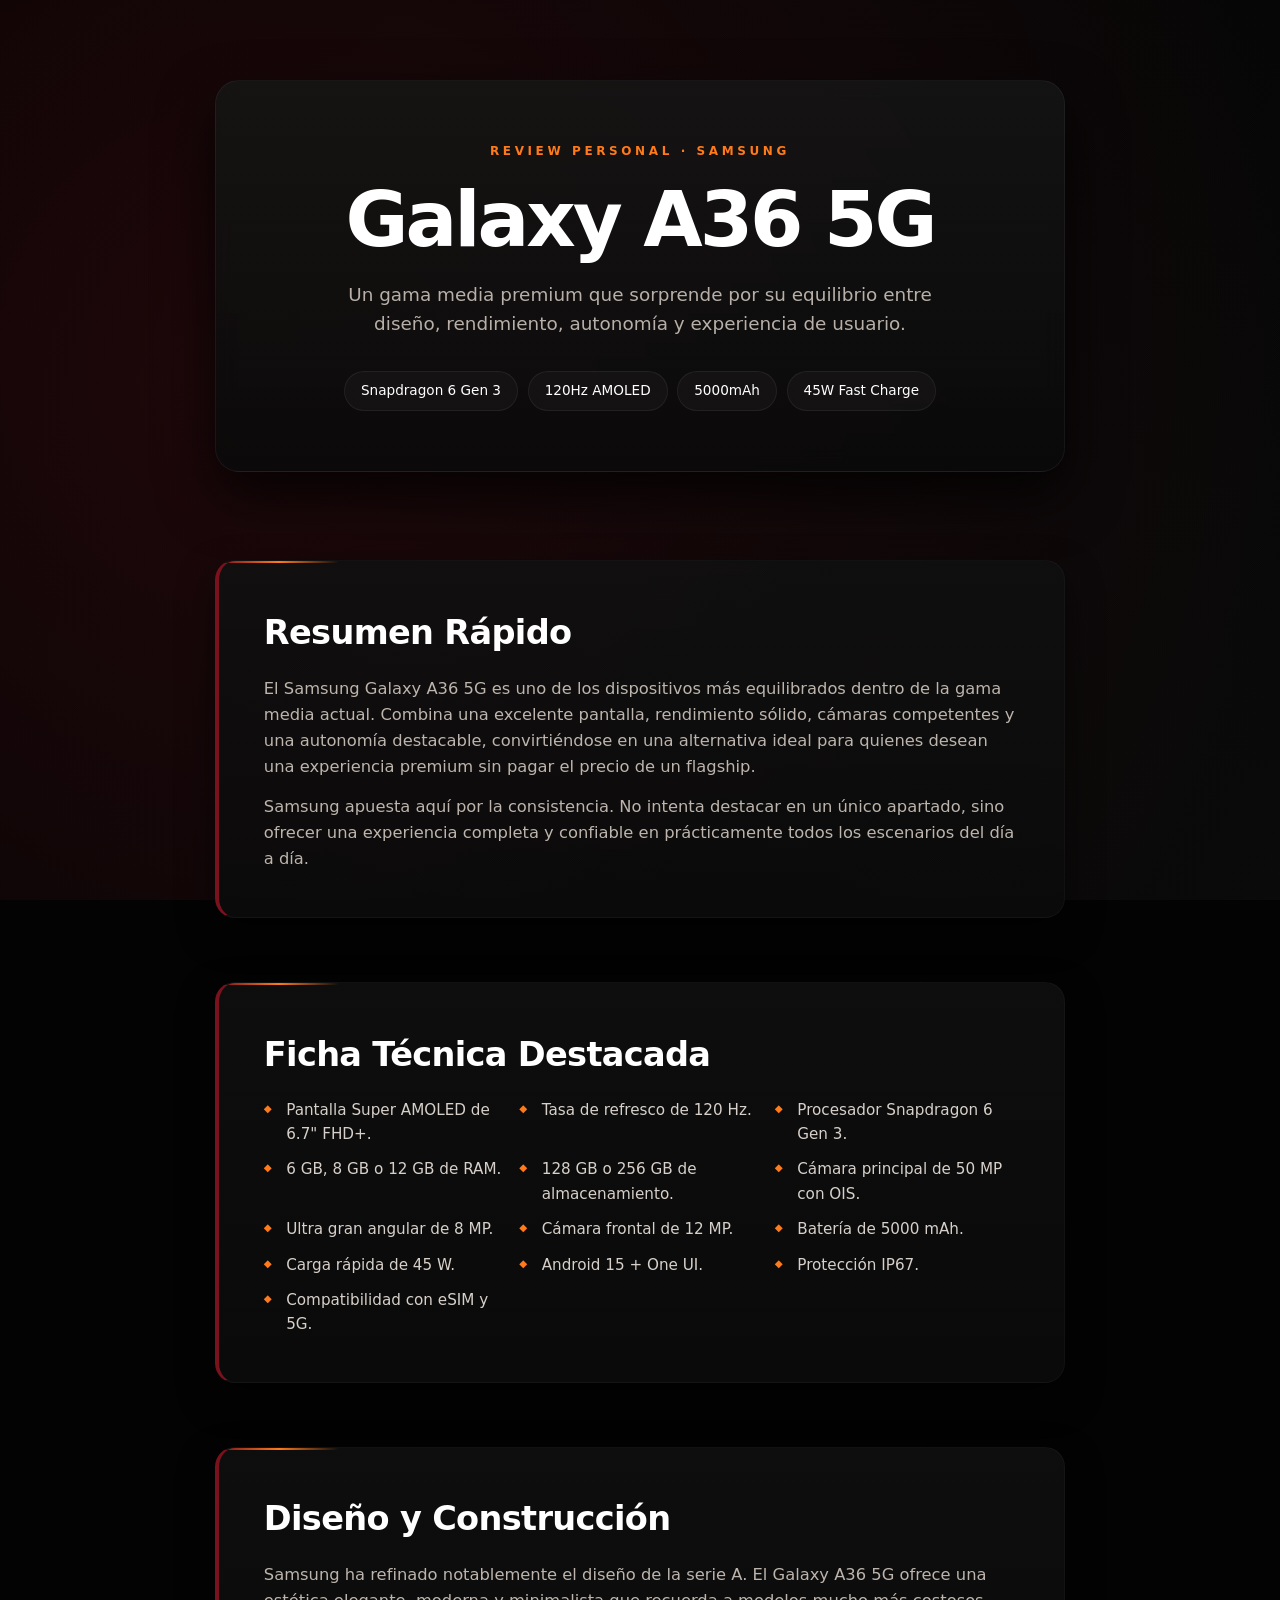
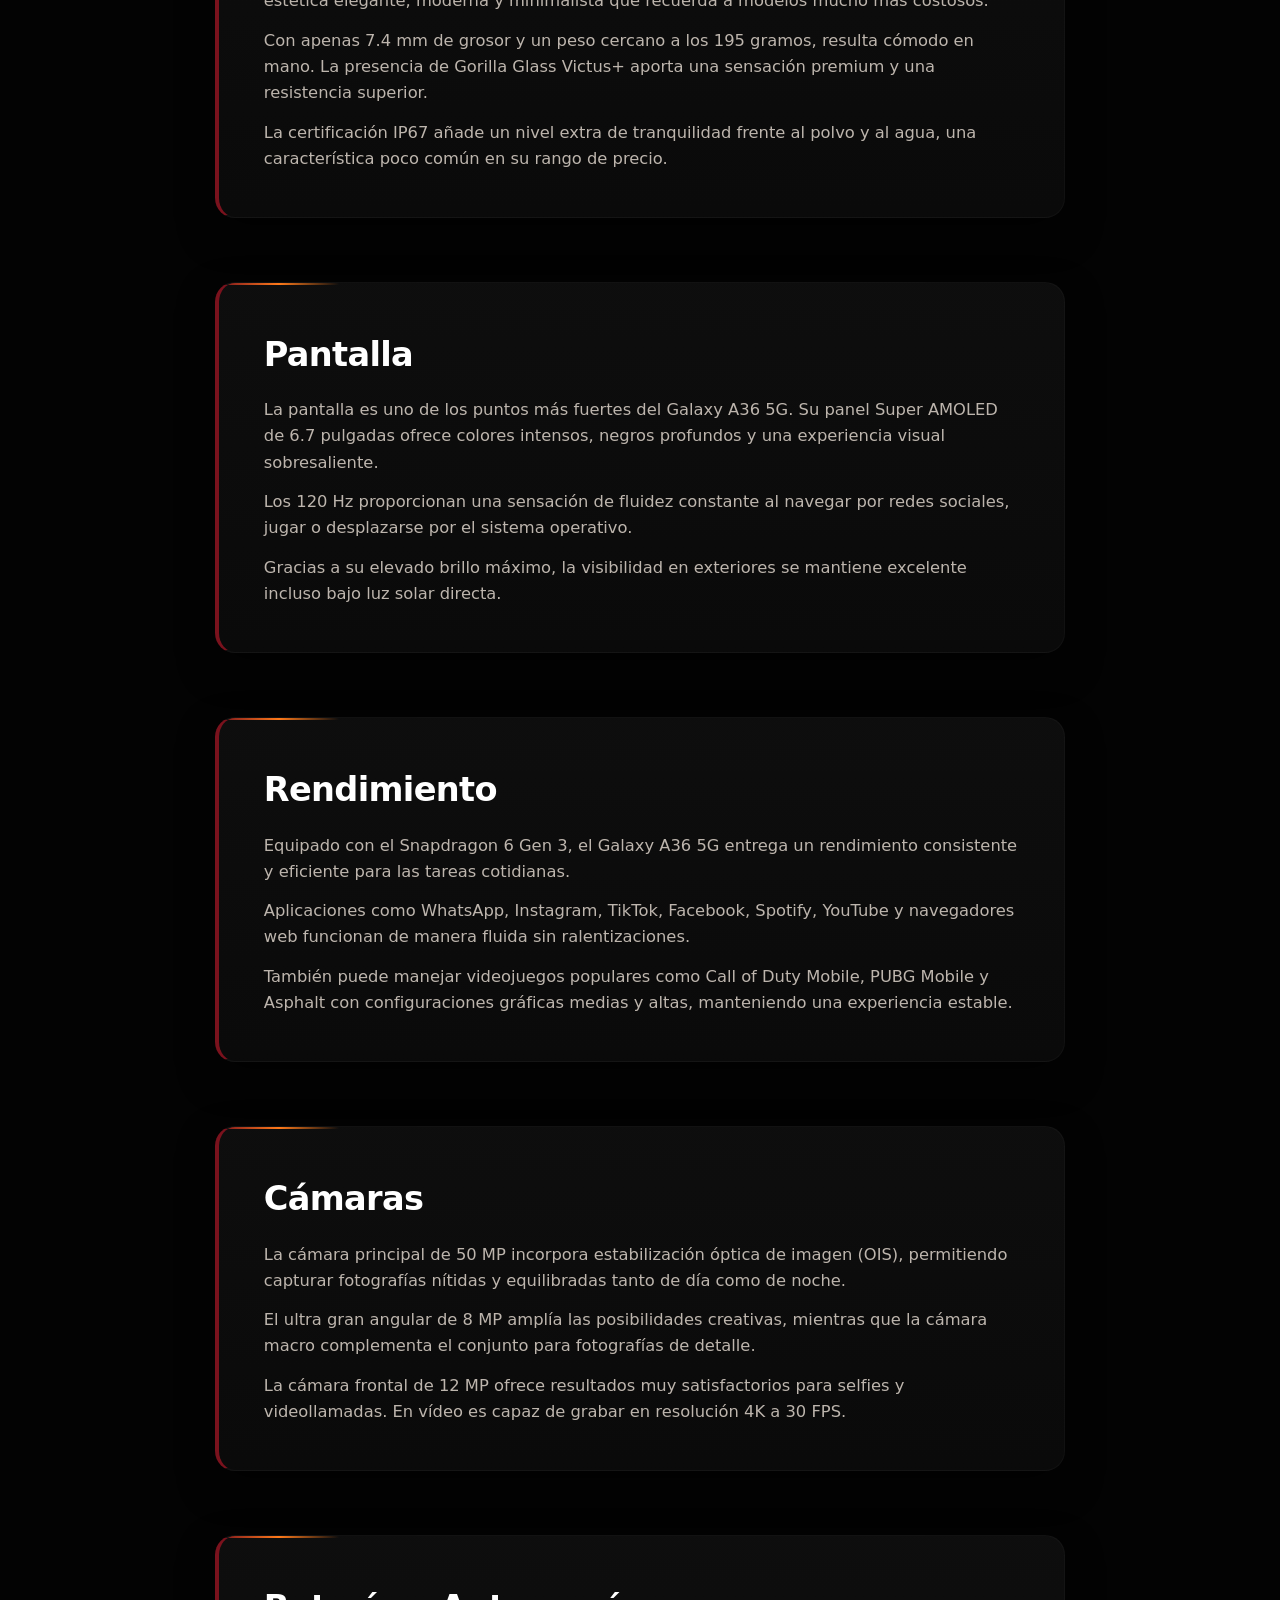
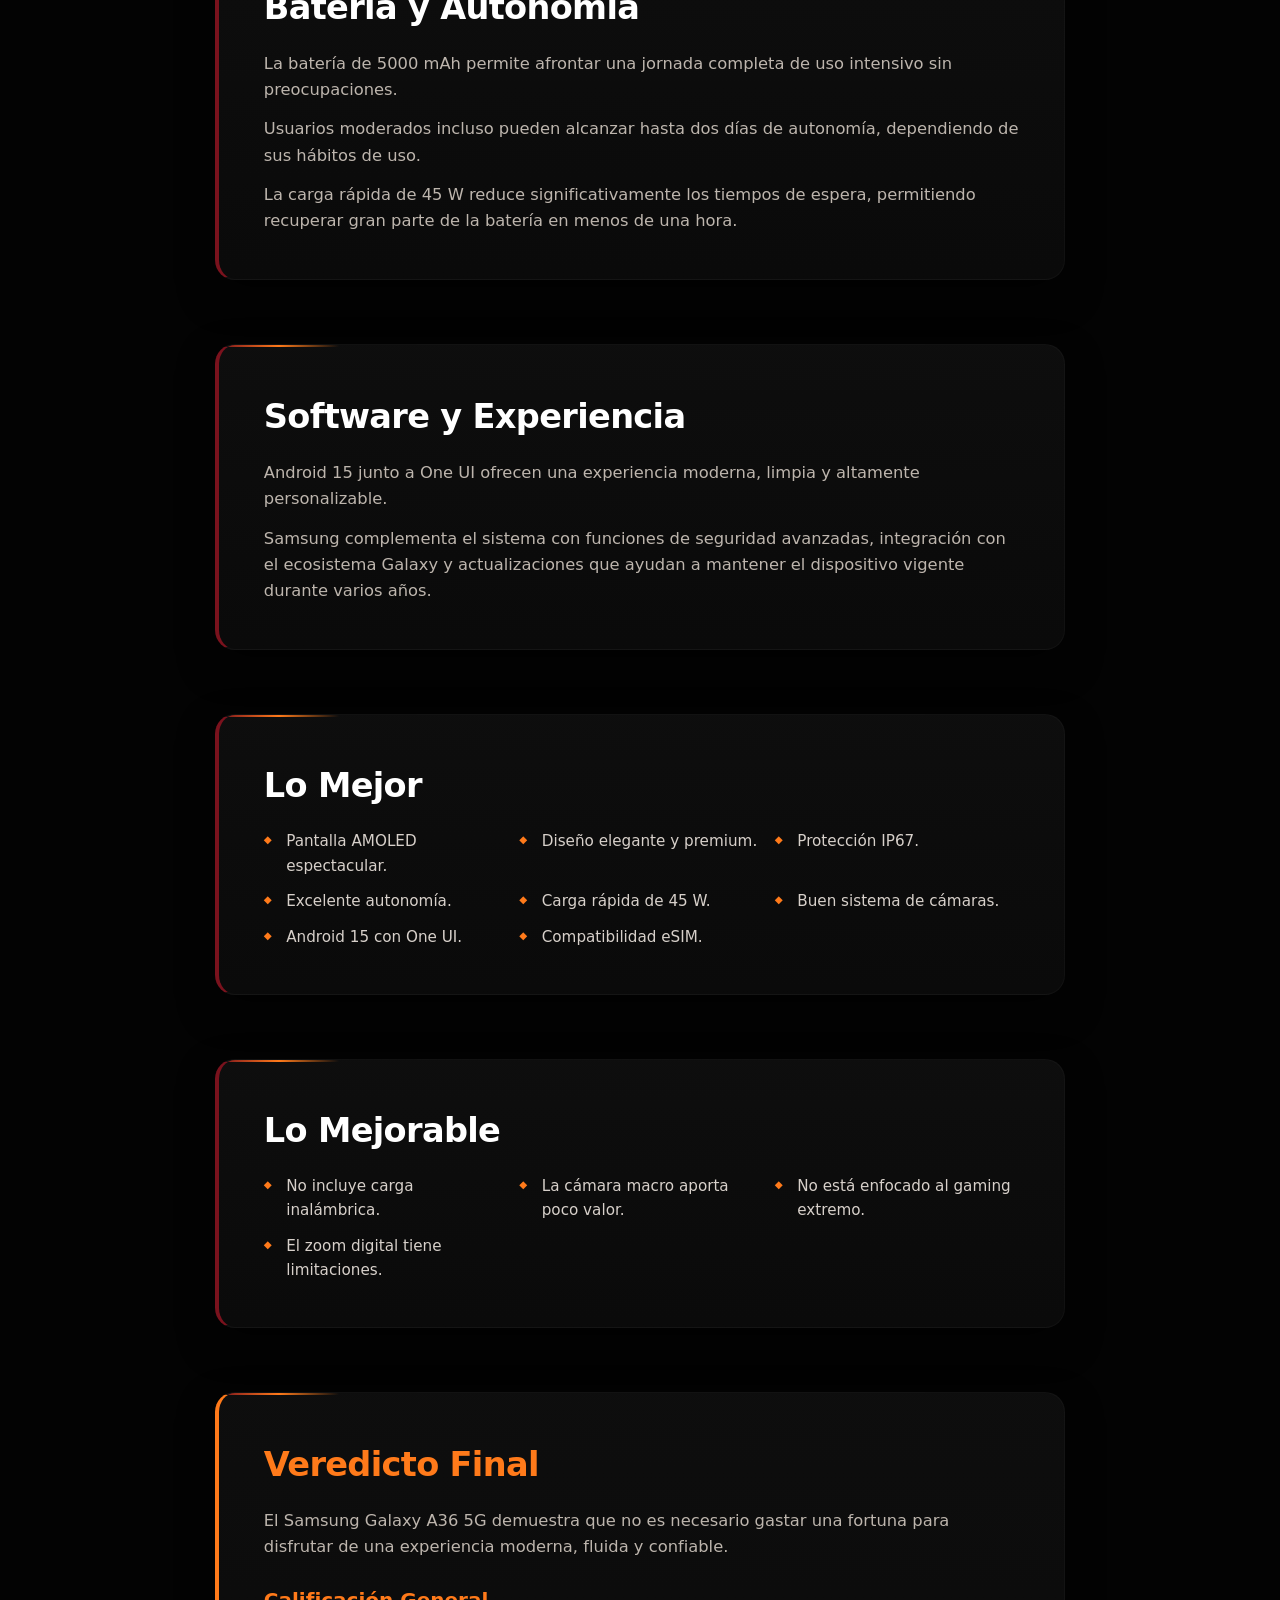
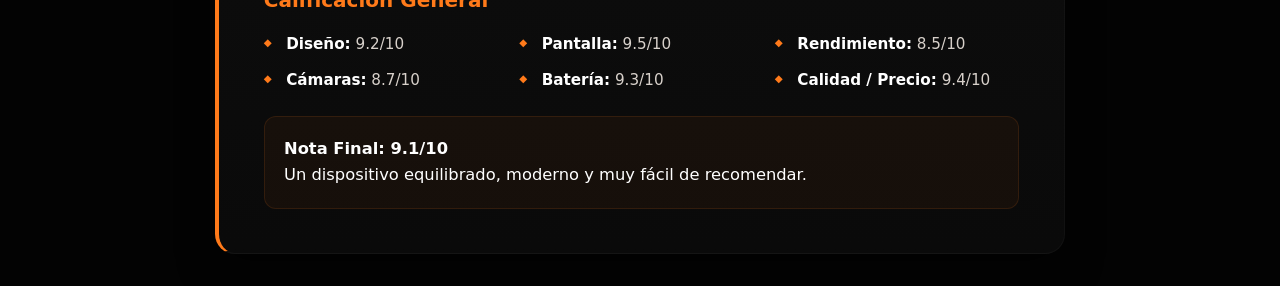
<file: index.html>
<!DOCTYPE html>
<html lang="es">
<head>
  <meta charset="UTF-8">
  <meta name="viewport" content="width=device-width, initial-scale=1.0">
  <title>Galaxy A36 5G - Review Personal</title>
  <link rel="stylesheet" href="style.css">
</head>
<body>

  <div class="fluid-ambient-bg"></div>

  <div class="page">
    
    <section class="panel hero">
      <div class="hero-content reveal">
        <p class="eyebrow">REVIEW PERSONAL · SAMSUNG</p>
        <h1>Galaxy A36 5G</h1>
        <p class="subtitle">
          Un gama media premium que sorprende por su equilibrio entre diseño,
          rendimiento, autonomía y experiencia de usuario.
        </p>
        <div class="hero-tags">
          <span>Snapdragon 6 Gen 3</span>
          <span>120Hz AMOLED</span>
          <span>5000mAh</span>
          <span>45W Fast Charge</span>
        </div>
      </div>
    </section>

    <section class="panel">
      <div class="section-box reveal">
        <h2>Resumen Rápido</h2>
        <p>
          El Samsung Galaxy A36 5G es uno de los dispositivos más equilibrados
          dentro de la gama media actual. Combina una excelente pantalla,
          rendimiento sólido, cámaras competentes y una autonomía destacable,
          convirtiéndose en una alternativa ideal para quienes desean una
          experiencia premium sin pagar el precio de un flagship.
        </p>
        <p>
          Samsung apuesta aquí por la consistencia. No intenta destacar en un
          único apartado, sino ofrecer una experiencia completa y confiable en
          prácticamente todos los escenarios del día a día.
        </p>
      </div>
    </section>

    <section class="panel">
      <div class="section-box reveal">
        <h2>Ficha Técnica Destacada</h2>
        <ul>
          <li>Pantalla Super AMOLED de 6.7" FHD+.</li>
          <li>Tasa de refresco de 120 Hz.</li>
          <li>Procesador Snapdragon 6 Gen 3.</li>
          <li>6 GB, 8 GB o 12 GB de RAM.</li>
          <li>128 GB o 256 GB de almacenamiento.</li>
          <li>Cámara principal de 50 MP con OIS.</li>
          <li>Ultra gran angular de 8 MP.</li>
          <li>Cámara frontal de 12 MP.</li>
          <li>Batería de 5000 mAh.</li>
          <li>Carga rápida de 45 W.</li>
          <li>Android 15 + One UI.</li>
          <li>Protección IP67.</li>
          <li>Compatibilidad con eSIM y 5G.</li>
        </ul>
      </div>
    </section>

    <section class="panel">
      <div class="section-box reveal">
        <h2>Diseño y Construcción</h2>
        <p>
          Samsung ha refinado notablemente el diseño de la serie A. El Galaxy
          A36 5G ofrece una estética elegante, moderna y minimalista que recuerda
          a modelos mucho más costosos.
        </p>
        <p>
          Con apenas 7.4 mm de grosor y un peso cercano a los 195 gramos, resulta
          cómodo en mano. La presencia de Gorilla Glass Victus+ aporta una sensación premium y una resistencia superior.
        </p>
        <p>
          La certificación IP67 añade un nivel extra de tranquilidad frente al
          polvo y al agua, una característica poco común en su rango de precio.
        </p>
      </div>
    </section>

    <section class="panel">
      <div class="section-box reveal">
        <h2>Pantalla</h2>
        <p>
          La pantalla es uno de los puntos más fuertes del Galaxy A36 5G. Su panel
          Super AMOLED de 6.7 pulgadas ofrece colores intensos, negros profundos y
          una experiencia visual sobresaliente.
        </p>
        <p>
          Los 120 Hz proporcionan una sensación de fluidez constante al navegar
          por redes sociales, jugar o desplazarse por el sistema operativo.
        </p>
        <p>
          Gracias a su elevado brillo máximo, la visibilidad en exteriores se
          mantiene excelente incluso bajo luz solar directa.
        </p>
      </div>
    </section>

    <section class="panel">
      <div class="section-box reveal">
        <h2>Rendimiento</h2>
        <p>
          Equipado con el Snapdragon 6 Gen 3, el Galaxy A36 5G entrega un
          rendimiento consistente y eficiente para las tareas cotidianas.
        </p>
        <p>
          Aplicaciones como WhatsApp, Instagram, TikTok, Facebook, Spotify,
          YouTube y navegadores web funcionan de manera fluida sin ralentizaciones.
        </p>
        <p>
          También puede manejar videojuegos populares como Call of Duty Mobile,
          PUBG Mobile y Asphalt con configuraciones gráficas medias y altas,
          manteniendo una experiencia estable.
        </p>
      </div>
    </section>

    <section class="panel">
      <div class="section-box reveal">
        <h2>Cámaras</h2>
        <p>
          La cámara principal de 50 MP incorpora estabilización óptica de imagen
          (OIS), permitiendo capturar fotografías nítidas y equilibradas tanto de
          día como de noche.
        </p>
        <p>
          El ultra gran angular de 8 MP amplía las posibilidades creativas, mientras que la cámara macro complementa el conjunto para fotografías de detalle.
        </p>
        <p>
          La cámara frontal de 12 MP ofrece resultados muy satisfactorios para
          selfies y videollamadas. En vídeo es capaz de grabar en resolución 4K a 30 FPS.
        </p>
      </div>
    </section>

    <section class="panel">
      <div class="section-box reveal">
        <h2>Batería y Autonomía</h2>
        <p>
          La batería de 5000 mAh permite afrontar una jornada completa de uso
          intensivo sin preocupaciones.
        </p>
        <p>
          Usuarios moderados incluso pueden alcanzar hasta dos días de autonomía,
          dependiendo de sus hábitos de uso.
        </p>
        <p>
          La carga rápida de 45 W reduce significativamente los tiempos de espera,
          permitiendo recuperar gran parte de la batería en menos de una hora.
        </p>
      </div>
    </section>

    <section class="panel">
      <div class="section-box reveal">
        <h2>Software y Experiencia</h2>
        <p>
          Android 15 junto a One UI ofrecen una experiencia moderna, limpia y
          altamente personalizable.
        </p>
        <p>
          Samsung complementa el sistema con funciones de seguridad avanzadas,
          integración con el ecosistema Galaxy y actualizaciones que ayudan a
          mantener el dispositivo vigente durante varios años.
        </p>
      </div>
    </section>

    <section class="panel">
      <div class="section-box reveal">
        <h2>Lo Mejor</h2>
        <ul>
          <li>Pantalla AMOLED espectacular.</li>
          <li>Diseño elegante y premium.</li>
          <li>Protección IP67.</li>
          <li>Excelente autonomía.</li>
          <li>Carga rápida de 45 W.</li>
          <li>Buen sistema de cámaras.</li>
          <li>Android 15 con One UI.</li>
          <li>Compatibilidad eSIM.</li>
        </ul>
      </div>
    </section>

    <section class="panel">
      <div class="section-box reveal">
        <h2>Lo Mejorable</h2>
        <ul>
          <li>No incluye carga inalámbrica.</li>
          <li>La cámara macro aporta poco valor.</li>
          <li>No está enfocado al gaming extremo.</li>
          <li>El zoom digital tiene limitaciones.</li>
        </ul>
      </div>
    </section>

    <section class="panel">
      <div class="section-box verdict reveal">
        <h2>Veredicto Final</h2>
        <p>
          El Samsung Galaxy A36 5G demuestra que no es necesario gastar una
          fortuna para disfrutar de una experiencia moderna, fluida y confiable.
        </p>
        
        <h3>Calificación General</h3>
        <ul class="scores-grid">
          <li><strong>Diseño:</strong> 9.2/10</li>
          <li><strong>Pantalla:</strong> 9.5/10</li>
          <li><strong>Rendimiento:</strong> 8.5/10</li>
          <li><strong>Cámaras:</strong> 8.7/10</li>
          <li><strong>Batería:</strong> 9.3/10</li>
          <li><strong>Calidad / Precio:</strong> 9.4/10</li>
        </ul>

        <p class="final-score">
          <strong>Nota Final: 9.1/10</strong><br>
          Un dispositivo equilibrado, moderno y muy fácil de recomendar.
        </p>
      </div>
    </section>

  </div>

  <script src="script.js"></script>
</body>
</html>
</file>
<file: style.css>
/* ==========================
RESET
========================== */
* {
  margin: 0;
  padding: 0;
  box-sizing: border-box;
}

html {
  scroll-behavior: smooth;
}

body {
  font-family: Inter, system-ui, -apple-system, BlinkMacSystemFont, "Segoe UI", sans-serif;
  background: #030303;
  color: #f4eee8;
  overflow-x: hidden;
  line-height: 1.6;
}

/* ==========================
NUEVO FONDO DINÁMICO ULTRA FLUIDO
========================== */
.fluid-ambient-bg {
  position: fixed;
  inset: 0;
  z-index: -2;
  background: #030303;
  /* Mix de colores: negro base, rojo sangre y naranja acento */
  background-image: 
    radial-gradient(circle at 10% 20%, rgba(122, 18, 29, 0.22) 0%, transparent 40%),
    radial-gradient(circle at 90% 80%, rgba(255, 122, 26, 0.08) 0%, transparent 45%),
    radial-gradient(circle at 50% 50%, rgba(10, 10, 10, 1) 0%, transparent 100%);
  background-size: 200% 200%;
  animation: fluidMotion 22s ease infinite;
}

/* Mueve los colores de fondo de forma orgánica y súper lenta */
@keyframes fluidMotion {
  0% { background-position: 0% 50%; }
  50% { background-position: 100% 50%; }
  100% { background-position: 0% 50%; }
}

/* Malla técnica sutil superpuesta */
body::after {
  content: "";
  position: fixed;
  inset: 0;
  background-image: 
    linear-gradient(rgba(255, 255, 255, 0.012) 1px, transparent 1px),
    linear-gradient(90deg, rgba(255, 255, 255, 0.012) 1px, transparent 1px);
  background-size: 50px 50px;
  opacity: 0.15;
  z-index: -1;
  pointer-events: none;
}

/* ==========================
LAYOUT REDUCIDO (MENOS ESPACIO INTERMEDIO)
========================== */
.page {
  width: 100%;
}

.panel {
  display: flex;
  justify-content: center;
  align-items: center;
  /* Distancias optimizadas: se eliminó el min-height excesivo */
  padding: 2rem 1.5rem; 
  position: relative;
  perspective: 1000px;
}

/* El Hero mantiene un poco de aire superior para iniciar */
.hero {
  padding-top: 5rem;
  padding-bottom: 3.5rem;
  text-align: center;
}

/* ==========================
HERO CONTENT
========================== */
.hero-content {
  position: relative;
  z-index: 1;
  width: min(850px, 100%);
  padding: clamp(2rem, 5vw, 3.8rem);
  border-radius: 24px;
  background: linear-gradient(180deg, rgba(22, 22, 22, 0.8), rgba(10, 10, 10, 0.9));
  border: 1px solid rgba(255, 255, 255, 0.05);
  backdrop-filter: blur(12px);
  box-shadow: 0 25px 55px rgba(0, 0, 0, 0.75);
  animation: floating 5s ease-in-out infinite;
}

.eyebrow {
  color: #ff7a1a;
  text-transform: uppercase;
  letter-spacing: 0.3em;
  font-size: 0.75rem;
  font-weight: 800;
  margin-bottom: 1.2rem;
}

.hero h1 {
  font-size: clamp(2.5rem, 7vw, 4.8rem);
  line-height: 1.05;
  letter-spacing: -0.04em;
  margin-bottom: 1.2rem;
  color: #fff;
  font-weight: 900;
}

.subtitle {
  max-width: 600px;
  margin-inline: auto;
  color: #b8b0a8;
  font-size: 1.15rem;
}

.hero-tags {
  display: flex;
  justify-content: center;
  gap: 0.6rem;
  flex-wrap: wrap;
  margin-top: 2rem;
}

.hero-tags span {
  padding: 0.5rem 1rem;
  border-radius: 999px;
  background: rgba(255, 255, 255, 0.03);
  border: 1px solid rgba(255, 255, 255, 0.06);
  color: #fff;
  font-size: 0.85rem;
  transition: all 0.3s ease;
}

.hero-tags span:hover {
  border-color: #ff7a1a;
  box-shadow: 0 0 15px rgba(255, 122, 26, 0.25);
  transform: translateY(-2px);
}

/* ==========================
TARJETAS DE CONTENIDO (COMPACTAS)
========================== */
.section-box {
  position: relative;
  width: min(850px, 100%);
  padding: clamp(1.8rem, 4vw, 2.8rem);
  border-radius: 20px;
  background: linear-gradient(180deg, rgba(16, 16, 16, 0.85), rgba(11, 11, 11, 0.9));
  border-left: 4px solid #7a121d;
  border-top: 1px solid rgba(255, 255, 255, 0.03);
  border-right: 1px solid rgba(255, 255, 255, 0.03);
  border-bottom: 1px solid rgba(255, 255, 255, 0.03);
  overflow: hidden;
  box-shadow: 0 15px 35px rgba(0, 0, 0, 0.5);
  transition: transform 0.4s cubic-bezier(0.16, 1, 0.3, 1), 
              box-shadow 0.4s cubic-bezier(0.16, 1, 0.3, 1), 
              border-color 0.3s ease;
}

.section-box:hover {
  transform: translateY(-4px) scale(1.005);
  border-left-color: #ff7a1a;
  box-shadow: 0 20px 45px rgba(0, 0, 0, 0.65), 0 0 20px rgba(255, 122, 26, 0.03);
}

/* Glow Mouse */
.section-box::before {
  content: "";
  position: absolute;
  inset: 0;
  background: radial-gradient(280px circle at var(--mouse-x, 0px) var(--mouse-y, 0px), rgba(255, 122, 26, 0.04), transparent 50%);
  opacity: 0;
  transition: opacity 0.3s ease;
  pointer-events: none;
  z-index: 1;
}

.section-box:hover::before { opacity: 1; }

.section-box::after {
  content: "";
  position: absolute;
  top: 0;
  left: 0;
  width: 120px;
  height: 2px;
  background: linear-gradient(90deg, #7a121d, #ff7a1a, transparent);
}

/* TEXTOS */
.section-box h2 {
  color: #fff;
  font-size: clamp(1.5rem, 3.2vw, 2.1rem);
  margin-bottom: 1rem;
  letter-spacing: -0.02em;
}

.section-box h3 {
  color: #ff7a1a;
  margin-top: 1.5rem;
  margin-bottom: 0.8rem;
  font-size: 1.25rem;
}

.section-box p {
  color: #bdb5ad;
  max-width: 75ch;
  font-size: clamp(0.95rem, 1.8vw, 1.02rem);
}

.section-box p + p {
  margin-top: 0.85rem;
}

strong { color: #fff; }

/* LISTAS GRID */
.section-box ul {
  list-style: none;
  margin-top: 1rem;
  display: grid;
  grid-template-columns: repeat(auto-fit, minmax(240px, 1fr));
  gap: 0.7rem;
}

.section-box li {
  position: relative;
  padding-left: 1.4rem;
  color: #d7d0ca;
  font-size: 0.95rem;
}

.section-box li::before {
  content: "◆";
  position: absolute;
  left: 0;
  color: #ff7a1a;
  font-size: 0.65rem;
  top: 2px;
}

/* VEREDICTO */
.verdict { border-left-color: #ff7a1a; }
.verdict h2 { color: #ff7a1a; }

.final-score {
  margin-top: 1.5rem !important;
  padding: 1.2rem;
  border-radius: 12px;
  background: rgba(255, 122, 26, 0.05);
  border: 1px solid rgba(255, 122, 26, 0.12);
  color: #fff !important;
}

/* ==========================
ANIMACIONES DE ENTRADA 3D (REVEAL)
========================== */
.reveal {
  opacity: 0;
  transform: translateY(45px) rotateX(8deg);
  transform-origin: top center;
  transition: opacity 0.75s cubic-bezier(0.215, 0.610, 0.355, 1), 
              transform 0.75s cubic-bezier(0.215, 0.610, 0.355, 1);
}

.reveal.visible {
  opacity: 1;
  transform: translateY(0) rotateX(0deg);
}

@keyframes floating {
  0% { transform: translateY(0); }
  50% { transform: translateY(-5px); }
  100% { transform: translateY(0); }
}

/* SCROLLBAR */
::-webkit-scrollbar { width: 8px; }
::-webkit-scrollbar-track { background: #030303; }
::-webkit-scrollbar-thumb {
  background: linear-gradient(180deg, #7a121d, #ff7a1a);
  border-radius: 999px;
}

/* ==========================
COMPACTACIÓN PARA ANDROID / MÓVIL
========================== */
@media (max-width: 768px) {
  .panel {
    padding: 1.1rem 0.8rem; /* Distancias súper reducidas entre cuadros */
  }

  .hero {
    padding-top: 3.5rem;
    padding-bottom: 2rem;
  }

  .hero-content, .section-box {
    border-radius: 16px;
    padding: 1.4rem 1.1rem;
  }

  .hero h1 { margin-bottom: 0.6rem; }
  .subtitle { font-size: 0.98rem; }
  .hero-tags { gap: 0.4rem; margin-top: 1.2rem; }
  .hero-tags span { font-size: 0.75rem; padding: 0.35rem 0.75rem; }
  .section-box h2 { margin-bottom: 0.6rem; }
  .section-box p + p { margin-top: 0.7rem; }

  .section-box ul {
    grid-template-columns: 1fr;
    gap: 0.5rem;
    margin-top: 0.8rem;
  }
  
  .section-box li { font-size: 0.88rem; }
}
</file>
